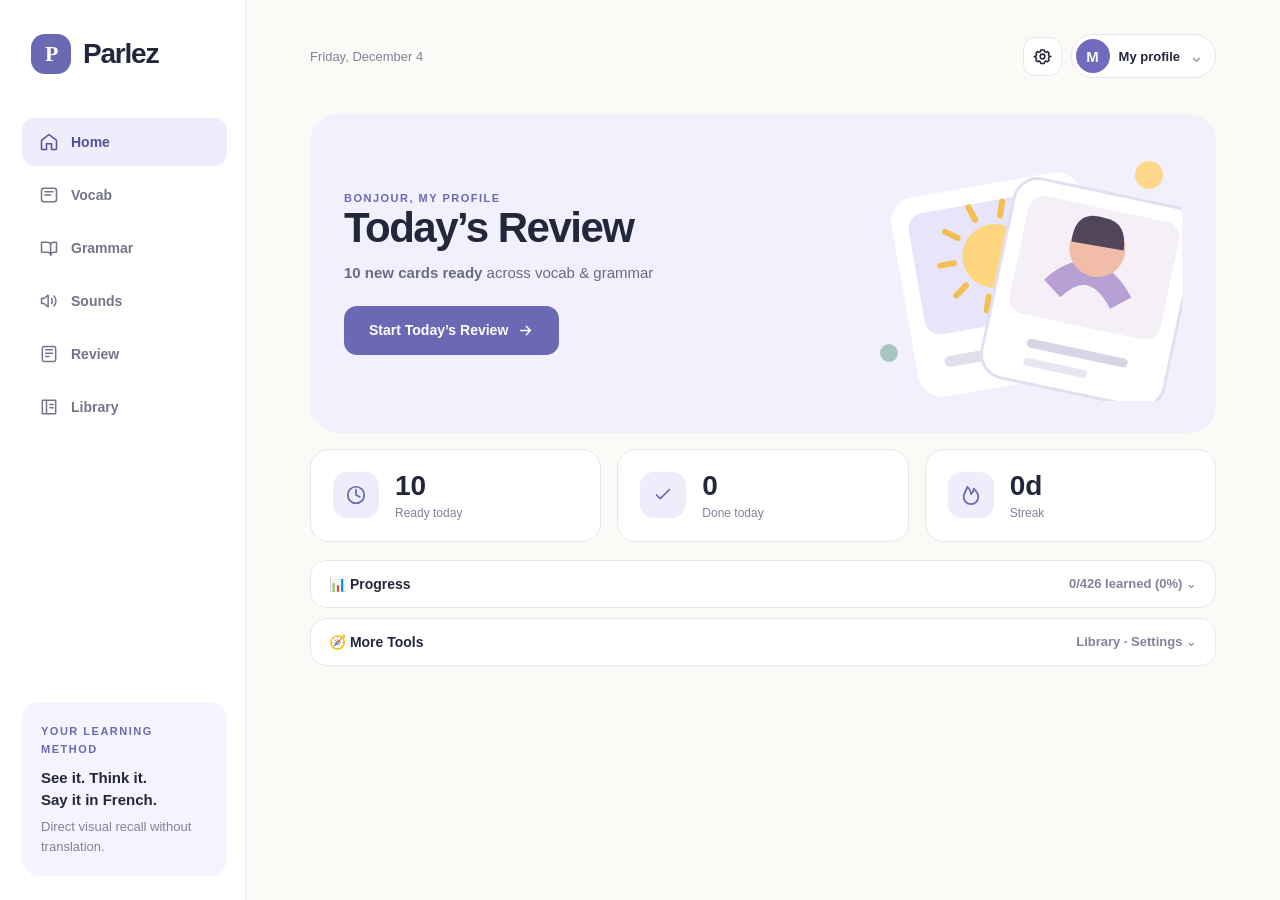
<file: public/index.html>
<!doctype html>
<html lang="en">
<head>
  <meta charset="UTF-8" />
  <meta name="viewport" content="width=device-width, initial-scale=1.0, viewport-fit=cover" />
  <meta name="theme-color" content="#fbfaf7" />
  <meta name="description" content="Learn to speak French from pictures, actions and real-life moments." />
  <meta name="apple-mobile-web-app-capable" content="yes" />
  <meta name="apple-mobile-web-app-status-bar-style" content="default" />
  <meta name="apple-mobile-web-app-title" content="Parlez" />
  <link rel="manifest" href="manifest.webmanifest" />
  <link rel="icon" type="image/svg+xml" href="assets/icon.svg" />
  <link rel="apple-touch-icon" href="assets/icon-apple.png" />
  <title>Parlez · See it. Say it.</title>
  <link rel="stylesheet" href="styles.css?v=37" />
  <script defer src="illustrations.js?v=37"></script>
  <script defer src="phonetics-dict.js?v=37"></script>
  <script defer src="cards-curriculum.js?v=37"></script>
  <script defer src="grammar-game.js?v=37"></script>
  <script defer src="verb-conjugations.js?v=37"></script>
  <script defer src="sentence-challenge.js?v=37"></script>
  <script defer src="pronunciation-trainer.js?v=37"></script>
  <script defer src="noun-gender.js?v=37"></script>
  <script defer src="grammar-tables.js?v=37"></script>
  <script defer src="app.js?v=37"></script>
</head>
<body>
  <div id="app"></div>
  <div id="toast" role="status" aria-live="polite"></div>
</body>
</html>
</file>
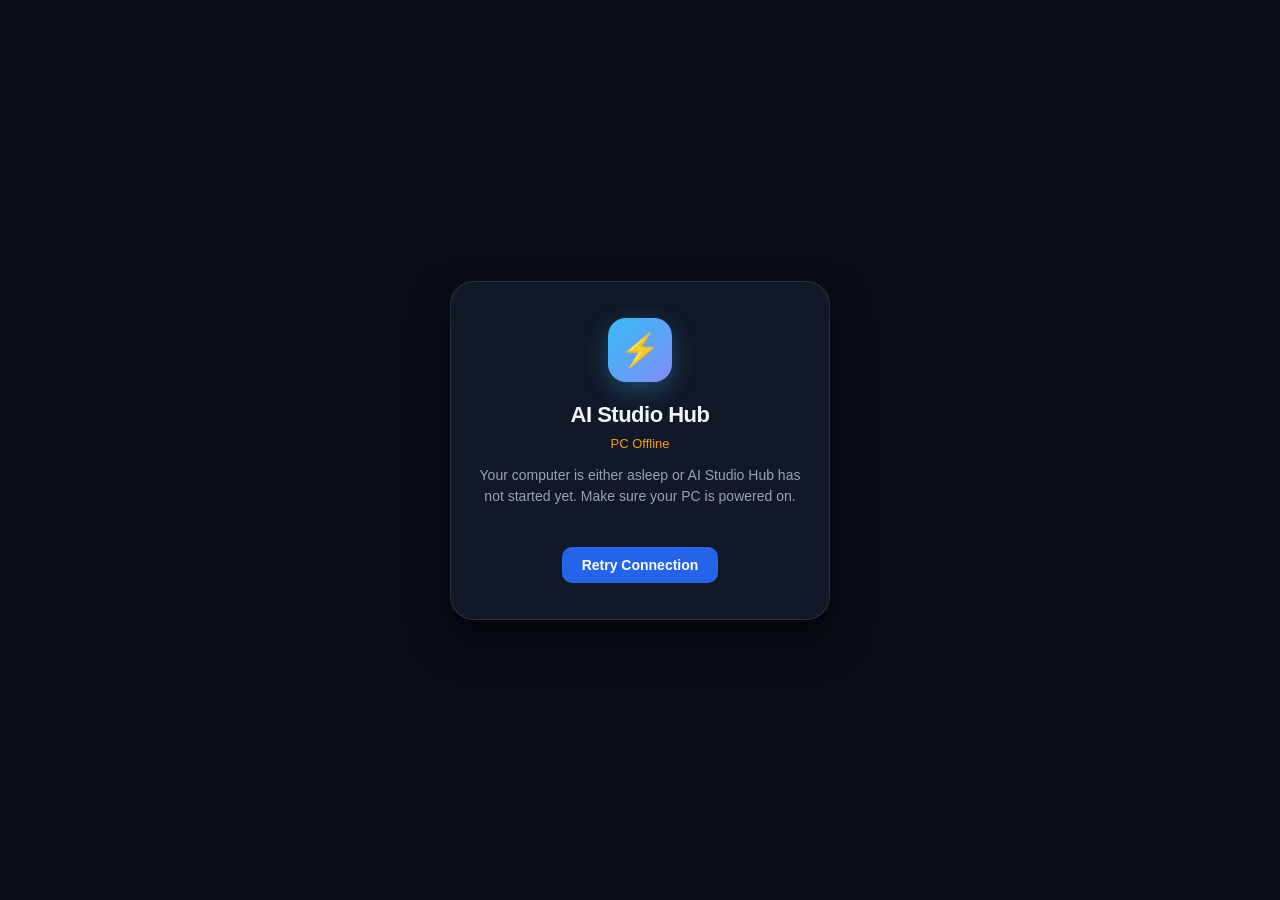
<file: public/hub.html>
<!DOCTYPE html>
<html lang="en">
<head>
  <meta charset="utf-8">
  <meta name="viewport" content="width=device-width, initial-scale=1, viewport-fit=cover">
  <title>⚡ AI Studio Hub</title>
  <meta name="theme-color" content="#090d16">
  <meta name="apple-mobile-web-app-capable" content="yes">
  <meta name="apple-mobile-web-app-status-bar-style" content="black-translucent">
  <meta name="apple-mobile-web-app-title" content="AI Hub">
  <style>
    * { box-sizing: border-box; }
    body {
      margin: 0;
      padding: 24px;
      font-family: -apple-system, BlinkMacSystemFont, "Segoe UI", Roboto, sans-serif;
      background: #090d16;
      color: #f1f5f9;
      display: flex;
      flex-direction: column;
      align-items: center;
      justify-content: center;
      min-height: 100vh;
      text-align: center;
    }
    .launcher-card {
      background: #111827;
      border: 1px solid rgba(255, 255, 255, 0.1);
      border-radius: 24px;
      padding: 36px 28px;
      max-width: 380px;
      width: 100%;
      box-shadow: 0 20px 40px rgba(0, 0, 0, 0.6);
    }
    .brand-icon {
      width: 64px;
      height: 64px;
      border-radius: 18px;
      background: linear-gradient(135deg, #38bdf8, #818cf8);
      display: inline-flex;
      align-items: center;
      justify-content: center;
      font-size: 32px;
      margin-bottom: 20px;
      box-shadow: 0 8px 24px rgba(56, 189, 248, 0.3);
    }
    h1 {
      margin: 0 0 8px 0;
      font-size: 22px;
      font-weight: 700;
      letter-spacing: -0.5px;
    }
    p {
      color: #94a3b8;
      font-size: 14px;
      line-height: 1.5;
      margin: 0 0 24px 0;
    }
    .spinner {
      width: 32px;
      height: 32px;
      border: 3px solid rgba(255, 255, 255, 0.12);
      border-top-color: #38bdf8;
      border-radius: 50%;
      animation: spin 0.8s linear infinite;
      margin: 0 auto 16px auto;
    }
    @keyframes spin { to { transform: rotate(360deg); } }
    .status-text {
      font-size: 13px;
      color: #38bdf8;
      font-weight: 500;
    }
    .retry-btn {
      display: none;
      margin-top: 16px;
      padding: 10px 20px;
      background: #2563eb;
      color: white;
      border: none;
      border-radius: 10px;
      font-weight: 600;
      font-size: 14px;
      cursor: pointer;
    }
  </style>
</head>
<body>
  <div class="launcher-card">
    <div class="brand-icon">⚡</div>
    <h1>AI Studio Hub</h1>
    <div id="spinner" class="spinner"></div>
    <div id="statusText" class="status-text">Connecting to your PC…</div>
    <p id="descText" style="margin-top:14px;">Routing you to your live agent workspace.</p>
    <button id="retryBtn" class="retry-btn" onclick="connect()">Retry Connection</button>
  </div>

  <script>
    async function connect() {
      const statusEl = document.getElementById('statusText');
      const descEl = document.getElementById('descText');
      const spinnerEl = document.getElementById('spinner');
      const retryBtn = document.getElementById('retryBtn');

      statusEl.textContent = 'Locating active tunnel…';
      spinnerEl.style.display = 'block';
      retryBtn.style.display = 'none';

      try {
        const res = await fetch('https://raw.githubusercontent.com/mojtabasafdarimm-maker/AI-Studio-Hub/main/public/active-tunnel.json?_t=' + Date.now());
        if (!res.ok) throw new Error('Could not fetch active tunnel descriptor');
        const data = await res.json();
        if (data && data.url) {
          statusEl.textContent = 'Connecting…';
          window.location.replace(data.url);
          return;
        }
        throw new Error('No active tunnel URL recorded yet');
      } catch (err) {
        spinnerEl.style.display = 'none';
        statusEl.textContent = 'PC Offline';
        statusEl.style.color = '#f59e0b';
        descEl.textContent = 'Your computer is either asleep or AI Studio Hub has not started yet. Make sure your PC is powered on.';
        retryBtn.style.display = 'inline-block';
        setTimeout(connect, 5000);
      }
    }
    connect();
  </script>
</body>
</html>
</file>
<file: public/styles.css>
:root{font-family:-apple-system,BlinkMacSystemFont,'Segoe UI',sans-serif;color:#22273b;background:#fbfaf7;font-synthesis:none;text-rendering:optimizeLegibility;-webkit-font-smoothing:antialiased;--ink:#25283a;--muted:#818399;--purple:#6a69b3;--purple-dark:#515097;--line:#e7e7eb;--surface:#fff;--cream:#fbfaf7;--lav:#efecfb}*{box-sizing:border-box}body{margin:0;min-height:100vh}button,input,textarea,select{font:inherit}button{cursor:pointer}button:disabled{opacity:.45;cursor:not-allowed}h1,h2,h3,p{margin-top:0}h1,h2,h3,.logo,.big-count{font-family:-apple-system,BlinkMacSystemFont,'Segoe UI',sans-serif}h1{font-size:clamp(29px,4vw,42px);letter-spacing:-1.5px;line-height:1.14;margin-bottom:12px;font-weight:700}h2{font-size:23px;letter-spacing:-.7px;margin:0 0 12px}h3{font-size:17px;letter-spacing:-.3px;margin-bottom:9px}.muted{color:var(--muted)}.small{font-size:13px}.tiny{font-size:11px}.eyebrow{font-weight:700;letter-spacing:1.5px;text-transform:uppercase;color:var(--purple);font-size:11px}.app-shell{display:flex;max-width:1600px;margin:0 auto;min-height:100vh}.side{width:246px;flex:none;padding:34px 18px 24px 22px;border-right:1px solid var(--line);display:flex;flex-direction:column;position:sticky;top:0;height:100vh;background:#fff}.logo{display:flex;align-items:center;gap:12px;font-weight:700;font-size:28px;letter-spacing:-1.2px;margin:0 9px 44px}.logo-mark{display:grid;place-items:center;width:40px;height:40px;border-radius:14px;background:var(--purple);color:#fff;font-family:Outfit;font-size:22px;font-weight:700}.side-nav{display:grid;gap:5px}.nav-btn{display:flex;align-items:center;gap:12px;border:0;background:none;color:#737588;border-radius:13px;padding:14px 17px;text-align:left;font-weight:600;font-size:14px;width:100%}.nav-btn svg{width:20px;height:20px;stroke-width:1.8}.nav-btn:hover{background:#f8f7fb}.nav-btn.active{background:#efedfb;color:var(--purple-dark)}.side-bottom{margin-top:auto;border-radius:18px;background:#f5f3fd;padding:19px}.side-bottom .small{line-height:1.55}.main{flex:1;min-width:0;padding:34px clamp(24px,5vw,78px) 85px;max-width:1250px}.topbar{display:flex;align-items:center;justify-content:space-between;gap:15px;margin-bottom:36px}.topbar .date{font-size:13px;color:var(--muted)}.top-actions{display:flex;align-items:center;gap:9px}.round-btn{width:39px;height:39px;border:1px solid var(--line);background:#fff;border-radius:12px;display:grid;place-items:center;color:var(--ink)}.round-btn:hover{border-color:#aaa6cf}.round-btn svg,.icon{width:19px;height:19px}.avatar{background:#e4e2fa;color:var(--purple-dark);font-size:13px;font-weight:700;width:38px;height:38px;border-radius:50%;display:grid;place-items:center}.hero{display:grid;grid-template-columns:1.2fr .8fr;gap:28px;align-items:center;background:#f2f0fd;border-radius:28px;padding:36px 38px;overflow:hidden;position:relative}.hero h1{max-width:430px}.hero p{max-width:440px;line-height:1.68;color:#676b83}.hero-illustration{min-height:230px;display:flex;align-items:center;justify-content:center}.hero-illustration svg{max-height:255px;width:100%}.btn{border:1px solid transparent;border-radius:13px;padding:12px 19px;display:inline-flex;gap:9px;align-items:center;justify-content:center;font-weight:700;font-size:14px;transition:transform .12s,background .12s}.btn:active{transform:scale(.98)}.btn svg{width:17px;height:17px}.btn-primary{color:#fff;background:var(--purple)}.btn-primary:hover{background:var(--purple-dark)}.btn-secondary{color:var(--purple-dark);background:#f1eefb}.btn-secondary:hover{background:#e6e2f8}.btn-white{color:#383b4b;background:#fff;border-color:#e9e8ee}.btn-white:hover{background:#f8f7fc}.btn-danger{background:#fff0f0;color:#aa414a}.btn-lg{padding:15px 24px}.btn-block{width:100%}.section-head{display:flex;justify-content:space-between;gap:15px;align-items:center;margin:34px 0 16px}.section-head h2{margin:0}.stats{display:grid;grid-template-columns:repeat(3,1fr);gap:16px;margin-top:27px}.stat{background:#fff;border:1px solid var(--line);border-radius:19px;padding:21px 22px;display:flex;align-items:center;gap:16px}.stat-icon{border-radius:14px;width:46px;height:46px;background:#efedfb;color:var(--purple);display:grid;place-items:center;flex:none}.stat-icon svg{width:22px;height:22px}.big-count{font-weight:700;font-size:28px;line-height:1.1;margin-bottom:4px}.stat-label{font-size:12px;color:var(--muted)}.panels{display:grid;grid-template-columns:1fr 1fr;gap:19px}.panel{background:#fff;border:1px solid var(--line);border-radius:22px;padding:24px;min-width:0}.topic-row{display:flex;align-items:center;gap:14px;padding:13px 0;border-bottom:1px solid #f0f0f2}.topic-row:last-child{border-bottom:0}.topic-icon{width:49px;height:49px;border-radius:13px;background:#f2f2fa;display:grid;place-items:center;font-size:25px}.topic-name{font-weight:700;font-size:14px}.progress-track{height:7px;border-radius:50px;background:#eeedf2;overflow:hidden;margin-top:8px}.progress-fill{height:100%;border-radius:50px;background:var(--purple)}.link{border:0;background:none;color:var(--purple-dark);font-weight:700;text-decoration:none;cursor:pointer}.link:hover{text-decoration:underline}.subline{color:#898b9e;margin-bottom:24px;line-height:1.6}.tabline{display:flex;gap:8px;flex-wrap:wrap;margin:0 0 20px}.chip{padding:9px 15px;border-radius:30px;border:1px solid #e4e2ec;background:#fff;color:#77788f;font-size:13px;font-weight:700;white-space:nowrap}.chip.active{background:#eceafb;color:var(--purple-dark);border-color:#dcd8f8}.review-layout{max-width:750px;margin:auto}.review-card{border-radius:25px;background:#fff;border:1px solid var(--line);padding:21px;box-shadow:0 18px 50px rgba(43,39,93,.045)}.review-scene{min-height:315px;border-radius:18px;background:#f7f5fc;display:flex;align-items:center;justify-content:center;overflow:hidden;position:relative}.review-scene svg{height:auto;max-height:340px;width:min(100%,550px)}.review-scene img{max-width:100%;max-height:420px;object-fit:contain;display:block}.review-scene .corner{position:absolute;top:14px;left:15px;background:#fff;border-radius:20px;padding:8px 13px;font-size:11px;color:#77788d;font-weight:700;box-shadow:0 2px 10px #0000000b}.review-eyebrow{text-align:center;margin:22px 0 12px}.reveal-button{margin-top:17px;width:100%}.hint-card{margin-top:14px;text-align:center;border:1px dashed #d9d6f0;background:#faf9ff;border-radius:15px;padding:15px;font-size:14px;color:#626481}.answer{margin-top:17px;border-radius:18px;background:#fbfaf7;padding:23px}.answer h2{font-size:31px;margin:0 0 9px;color:#3c3e5b}.answer .english{font-size:13px;color:#9292a1;margin:10px 0}.answer .example{padding-top:13px;border-top:1px solid #e9e7e2;margin-top:15px;font-size:14px;line-height:1.65}.answer .mini{color:#7d8090;font-size:12px;line-height:1.65}.answer-actions{display:flex;gap:8px;flex-wrap:wrap;margin-top:12px}.rating-row{display:grid;grid-template-columns:repeat(4,1fr);gap:10px;margin-top:15px}.rating-row button{display:grid;gap:4px;justify-items:center;font-size:13px}.rating-row span{font-size:11px;font-weight:400;opacity:.7}.review-top{display:flex;align-items:center;justify-content:space-between;margin-bottom:17px}.review-top h2{margin:0}.review-progress{height:6px;border-radius:12px;background:#ededf2;overflow:hidden;margin-bottom:22px}.review-progress>div{height:100%;background:var(--purple)}.review-mode{margin-left:auto}.empty{text-align:center;padding:45px 22px;border:1px dashed #dad7e9;border-radius:20px;background:#fff}.empty .empty-emoji{font-size:49px;margin-bottom:17px}.library-toolbar{display:flex;gap:11px;align-items:center;margin-bottom:20px;flex-wrap:wrap}.input,.select,.textarea{background:#fff;border:1px solid #dedde6;border-radius:12px;padding:12px 13px;outline:none;color:#34384b;font-size:14px;min-height:44px}.input:focus,.select:focus,.textarea:focus{border-color:#9591d4;box-shadow:0 0 0 3px #8c82e21a}.input{width:100%}.textarea{resize:vertical;min-height:90px}.select{min-width:120px}.search-box{flex:1;min-width:180px;position:relative}.search-box input{padding-left:40px}.search-box svg{position:absolute;left:13px;top:12px;color:#9395a6;width:18px;height:18px}.library-grid{display:grid;grid-template-columns:repeat(auto-fill,minmax(235px,1fr));gap:14px}.lib-card{border:1px solid var(--line);border-radius:18px;background:#fff;overflow:hidden;display:flex;flex-direction:column}.lib-scene{height:150px;background:#f5f3fc;display:grid;place-items:center;overflow:hidden}.lib-scene svg{width:100%;height:100%}.lib-scene img{height:100%;width:100%;object-fit:cover}.lib-content{padding:17px;flex:1;display:flex;flex-direction:column;gap:6px}.lib-content h3{font-size:17px;margin:5px 0 0}.lib-content p{font-size:12px;color:#8a8b9d;margin:0;line-height:1.4}.lib-footer{display:flex;justify-content:space-between;gap:8px;margin-top:auto;padding-top:15px}.meta{font-size:11px;color:var(--purple);background:#f0eefb;border-radius:30px;padding:5px 9px;font-weight:700;display:inline-block;align-self:flex-start}.field{display:grid;gap:6px;margin-bottom:13px}.field label{font-size:12px;color:#77788b;font-weight:700}.field small{font-size:11px;color:#9092a3}.field-row{display:grid;grid-template-columns:1fr 1fr;gap:12px}.modal-backdrop{position:fixed;inset:0;background:#25273f88;display:flex;align-items:center;justify-content:center;padding:16px;z-index:60}.modal{background:#fff;border-radius:22px;width:min(650px,100%);max-height:min(90vh,850px);overflow:auto;padding:27px;box-shadow:0 20px 80px #0c0c2640}.modal-header{display:flex;justify-content:space-between;align-items:center;margin-bottom:20px}.modal-header h2{margin:0}.image-chooser{display:grid;grid-template-columns:repeat(5,1fr);gap:9px;max-height:222px;overflow:auto;border:1px solid var(--line);padding:8px;border-radius:12px}.image-chooser button{border:2px solid transparent;border-radius:9px;overflow:hidden;background:#f5f3fd;min-width:0;padding:0;aspect-ratio:1.2}.image-chooser button.selected{border-color:var(--purple)}.image-chooser svg{width:100%;height:100%}.image-chooser button span{display:block;font-size:8px;white-space:nowrap;overflow:hidden;text-overflow:ellipsis;padding:2px}.mode-choice{display:flex;gap:10px;align-items:center;margin:15px 0 20px}.mode-choice label{font-size:13px;color:#818397}.exercise{display:grid;grid-template-columns:1fr 1fr;gap:20px}.exercise-card{background:#fff;border:1px solid var(--line);border-radius:18px;padding:21px}.exercise-card .review-scene{min-height:170px}.exercise-card .review-scene svg{max-height:180px}.exercise-card p{font-size:14px;line-height:1.55}.result{margin-top:12px;border-radius:12px;padding:13px;font-size:13px;line-height:1.55;background:#f2f0fb;color:#464778}.result.correct{background:#eaf7f2;color:#21715e}.result.incorrect{background:#fff0ec;color:#a34e41}.speaking-box{max-width:750px}.prompt-scene{max-height:290px;margin:0 0 20px}.prompt-scene svg{max-height:280px}.backdrop-tap{position:fixed;inset:0;z-index:59}.notice{display:flex;gap:11px;align-items:start;background:#f3f1fb;border:1px solid #e7e2fb;padding:15px;border-radius:14px;line-height:1.55;color:#676882;font-size:13px;margin:16px 0}.notice svg{flex:none;color:var(--purple)}.bottom-nav{display:none}.settings-grid{display:grid;grid-template-columns:1fr 1fr;gap:16px}.settings-grid .panel{min-height:200px}.settings-grid p{color:#7b7d90;font-size:13px;line-height:1.7}.timeline{display:flex;gap:9px;align-items:center}.timeline .node{width:28px;height:8px;background:#e5e3ee;border-radius:8px}.timeline .node.active{background:var(--purple)}.topbar .mobile-logo{display:none}#toast{position:fixed;bottom:25px;right:25px;z-index:90;background:#292c41;color:white;border-radius:13px;padding:14px 20px;font-size:13px;box-shadow:0 12px 45px #0003;opacity:0;transform:translateY(12px);pointer-events:none;transition:opacity .2s,transform .2s}#toast.visible{opacity:1;transform:translateY(0)}.mini-step{padding:5px 10px;background:#efedfb;color:#6464a1;border-radius:30px;font-size:11px;font-weight:700}.select-sm{max-width:185px}.divider{height:1px;background:var(--line);margin:22px 0}.mt{margin-top:18px}.mb{margin-bottom:20px}.header-desc{max-width:640px;color:#8a8b9c;font-size:14px;line-height:1.65}.hover-card:hover{border-color:#c9c5e8}.badge-green{background:#eaf5ec;color:#49885e}.badge-rose{background:#fff0e6;color:#b77b55}.sr-only{position:absolute;width:1px;height:1px;overflow:hidden;clip:rect(0,0,0,0)}
@media(max-width:1100px){.main{padding:30px 32px 90px}.side{width:211px}.stats{gap:10px}.stat{padding:17px 14px}.hero{padding:29px}.hero-illustration{min-height:190px}}
@media(max-width:800px){.side{display:none}.main{padding:18px 20px 102px;width:100%;max-width:none}.topbar{margin-bottom:26px}.topbar .mobile-logo{display:flex;align-items:center;gap:9px;font-size:22px;font-weight:700;letter-spacing:-.8px}.topbar .mobile-logo .logo-mark{width:33px;height:33px;border-radius:11px;font-size:20px}.topbar .date{display:none}.bottom-nav{display:grid;grid-template-columns:repeat(5,1fr);position:fixed;bottom:0;left:0;right:0;z-index:35;background:#fff;border-top:1px solid #e9e8ef;padding:9px 8px max(10px,env(safe-area-inset-bottom));box-shadow:0 -4px 20px #3b3a6a05}.bottom-nav button{background:none;border:0;display:grid;justify-items:center;gap:3px;color:#999aab;font-size:10px;padding:6px 0;font-weight:700}.bottom-nav button svg{width:21px;height:21px;stroke-width:1.7}.bottom-nav button.active{color:var(--purple)}.hero{grid-template-columns:1fr 150px;padding:25px;gap:4px}.hero-illustration{min-height:150px}.hero-illustration svg{max-height:160px}.hero h1{font-size:31px}.hero p{font-size:13px}.section-head{margin-top:26px}.panels{gap:12px}.stats{grid-template-columns:repeat(3,1fr)}.stat{gap:10px}.stat-icon{display:none}}
@media(max-width:570px){.main{padding:18px 15px 100px}.hero{display:block;padding:24px;min-height:260px}.hero h1{max-width:260px;font-size:33px}.hero p{max-width:250px;margin-bottom:18px}.hero-illustration{position:absolute;right:-31px;bottom:4px;width:190px;opacity:.25;pointer-events:none}.hero .btn{position:relative;z-index:2}.stats{gap:9px;margin-top:16px}.stat{padding:17px 11px;flex-direction:column;align-items:flex-start}.big-count{font-size:25px}.stat-label{font-size:10px}.panels,.exercise,.settings-grid{grid-template-columns:1fr}.panel{padding:19px}.review-card{padding:13px}.review-scene{min-height:205px}.review-scene svg{max-height:215px}.rating-row{gap:5px}.rating-row button{font-size:11px;padding:11px 3px}.review-top{flex-wrap:wrap;gap:9px}.field-row{grid-template-columns:1fr}.modal{padding:20px;max-height:90vh}.image-chooser{grid-template-columns:repeat(4,1fr)}.lib-scene{height:130px}.library-grid{grid-template-columns:repeat(2,minmax(0,1fr));gap:9px}.lib-content{padding:12px}.lib-content h3{font-size:14px}.lib-footer .btn{padding:9px}.section-head h2{font-size:20px}.topbar{margin-bottom:22px}.select-sm{max-width:155px}.library-toolbar{gap:8px}}


/* Household study profiles — intentionally local to this browser */
.profile-switch{display:flex;align-items:center;gap:9px;min-height:43px;padding:4px 11px 4px 4px;background:#fff;border:1px solid var(--line);border-radius:24px;color:var(--ink);font-weight:700;font-size:13px;max-width:185px;transition:background .15s,border-color .15s}
.profile-switch:hover,.profile-switch:focus-visible{background:#f6f3fe;border-color:#a9a4d7}
.profile-bubble{display:grid;place-items:center;width:34px;height:34px;flex:none;border-radius:50%;color:#fff;font-size:15px;font-weight:750;text-shadow:0 1px 1px #0002}
.profile-bubble.large{width:52px;height:52px;font-size:22px}
.profile-title{overflow:hidden;white-space:nowrap;text-overflow:ellipsis}
.profile-down{font-size:18px;color:#9b9bad;font-weight:500}
.profile-dialog{width:min(740px,100%)}
.profile-dialog .modal-header{gap:12px}
.profile-dialog .modal-header h2{font-size:26px}
.profile-list{display:grid;gap:12px;margin:22px 0}
.profile-row{display:flex;align-items:center;gap:13px;background:#fff;border:1px solid #e8e6ed;border-radius:16px;padding:14px}
.profile-row.current{border-color:#b4addf;background:#fbfaff}
.profile-row-main{flex:1;min-width:0}
.profile-row-main label{display:block;margin-bottom:5px}
.profile-row-actions{display:flex;align-items:center;gap:6px;flex-wrap:wrap}
.profile-row-actions .btn{padding:9px 11px;font-size:12px;min-height:37px}
.profile-add{background:#f7f5fc;padding:19px;border-radius:17px;margin-top:19px}
.profile-add>label{display:block;font-size:13px;font-weight:700;margin-bottom:10px}
.profile-add-controls{display:flex;gap:10px;align-items:center}
.profile-add-controls input{flex:1;min-width:0}
.profile-notice{margin-bottom:0}
@media(max-width:650px){
.profile-title{max-width:96px}
.profile-switch{max-width:150px}
.profile-row{flex-wrap:wrap;gap:11px}
.profile-row-main{flex:1 1 calc(100% - 77px)}
.profile-row-actions{width:100%;padding-left:0;justify-content:flex-start}
.profile-row-actions .btn{min-height:38px}
.profile-add-controls{flex-wrap:wrap}
.profile-add-controls .btn{width:100%}
.profile-dialog{padding:21px}
}
@media(max-width:370px){.profile-switch{max-width:108px;gap:4px;padding-right:7px}.profile-title{max-width:43px}.profile-bubble{width:31px;height:31px}}


/* Vocabulary review: picture, French, meaning, and a short example. */
.simple-review-actions{display:flex;justify-content:center;margin-top:17px}
.simple-review-actions .btn{min-height:48px;width:100%}
.rating-title{text-align:center;margin:19px 0 10px}
.review-footnote{text-align:center;margin-top:17px}
.english-front{font-size:29px;font-weight:700;text-align:center;padding:30px}
.answer .english{display:block;margin:10px 0 16px;font-size:18px;color:#57546b}
.example p,.vocab-example p{margin:8px 0;line-height:1.55}
.example-meaning{color:#747184;font-size:14px}
.example-phonetic{color:#706bbc;font-size:13.5px;font-family:ui-monospace,SFMono-Regular,Menlo,Monaco,Consolas,monospace;letter-spacing:.2px;margin:3px 0 5px!important;font-weight:600;background:#f4f1fc;display:inline-block;padding:3px 8px;border-radius:6px;line-height:1.4}
.drill-sentence-phonetic{color:#706bbc;font-size:13.5px;font-family:ui-monospace,SFMono-Regular,Menlo,Monaco,Consolas,monospace;letter-spacing:.2px;margin:4px 0 4px!important;font-weight:600;background:#f4f1fc;display:inline-block;padding:3px 8px;border-radius:6px;line-height:1.4}
.vocab-example{border-top:1px solid #ebe8f0;margin-top:14px;padding-top:8px}
.vocab-deck-grid{display:grid;grid-template-columns:repeat(auto-fill,minmax(280px,1fr));gap:16px;margin-top:16px}
.vocab-deck-card{display:flex;flex-direction:column;justify-content:space-between;transition:transform .15s ease,border-color .15s ease}
.vocab-deck-card:hover{border-color:var(--purple);transform:translateY(-2px)}
.vocab-note{background:#f6f3fc;border-left:3px solid var(--purple);padding:8px 12px;border-radius:6px;margin-top:12px}
/* Verb game: one scene and one decision per round. */
.grammar-game{max-width:680px;margin:0 auto}
.game-heading h1{font-size:30px;margin-bottom:16px}
.game-heading .tabline{margin-bottom:20px}
.game-intro,.game-card{border:1px solid var(--line);border-radius:23px;background:#fff;padding:22px}
.game-intro h2{margin:15px 0 8px;font-size:27px}
.game-intro>p{color:var(--muted);line-height:1.5;font-size:14px}
.game-preview,.game-art{background:#f4f0fc;border-radius:17px;overflow:hidden;display:flex;justify-content:center}
.game-preview svg{height:205px;width:100%}
.game-art svg{height:170px;width:100%}
.game-forms{display:flex;flex-wrap:wrap;gap:7px;margin:20px 0 24px}
.game-forms span{font-size:12px;padding:7px 10px;border-radius:20px;background:#f0edf8;color:#69628c}
.game-round{display:flex;justify-content:space-between;margin-bottom:12px;font-weight:700;font-size:13px;color:#77718c}
.grammar-game .review-progress{margin-bottom:15px}
.game-time{color:#655b91;font-size:13px;font-weight:750;margin-top:18px}
.game-time span{font-weight:500;color:#858093}
.game-prompt{font-size:24px;line-height:1.3;margin:9px 0 0;overflow-wrap:anywhere}
.game-task{font-size:12px;color:#858093;margin:14px 0 10px}
.game-options{display:grid;gap:9px}
.game-option{background:#faf9fd;border:1px solid #e1ddec;color:#3b3851;border-radius:13px;padding:15px 16px;text-align:left;font-size:16px;line-height:1.4;min-height:52px;width:100%;overflow-wrap:anywhere}
.game-option:hover:not(:disabled),.game-tile:hover:not(:disabled){background:#eee9fc;border-color:#aca0d0}
.game-option.is-correct{background:#e9f6ef;border-color:#7eb99e;color:#23654d}
.game-option.is-wrong{background:#fff0ea;border-color:#d6a188;color:#904f34}
.game-option:disabled{opacity:1;cursor:default}
.game-build{display:flex;align-items:center;flex-wrap:wrap;gap:7px;padding:12px;border:1px dashed #c9c1df;border-radius:14px;min-height:75px;background:#faf8ff;margin-bottom:12px;font-size:13px}
.game-tiles{display:flex;flex-wrap:wrap;gap:8px;margin-bottom:17px}
.game-tile{border:1px solid #ded8ea;border-radius:11px;padding:11px 13px;min-height:44px;background:#fff;color:#49425f;font-size:15px}
.game-tile.selected{background:#ebe5fb;border-color:#c7b9e7}
.game-tiles .game-tile:disabled{opacity:.3}
.grammar-game button:focus-visible{outline:3px solid #a191d7;outline-offset:3px}
.grammar-game .btn:disabled{opacity:.45;cursor:default}
.game-feedback{border-radius:14px;padding:16px;margin-top:16px;scroll-margin-bottom:110px;font-size:14px;line-height:1.5}
.game-feedback.correct{background:#eaf6ef;color:#28614c}
.game-feedback.incorrect{background:#fff4e9;color:#7d5534}
.game-feedback p{margin:7px 0}
.game-feedback p[lang="fr"]{font-weight:700;font-size:17px}
.game-feedback .small{font-size:12px}
.game-next{margin-top:14px;min-height:48px}
.game-finish{text-align:center;padding-top:32px}
.game-trophy{font-size:52px}
.game-score{font-size:65px;font-weight:800;color:var(--purple);margin-top:20px}
.game-score span{font-size:23px;font-weight:500;color:#9b95ad}
.game-finish .btn{margin-top:24px}
@media(max-width:430px){.game-intro,.game-card{padding:16px}.game-heading h1{font-size:27px}.game-art svg{height:145px}.game-prompt{font-size:22px}.game-option{font-size:15px;padding:13px}.game-time{font-size:12px}.game-tile{font-size:14px;padding:10px 11px}}
@media(max-width:480px){
  .review-scene{min-height:190px}.review-scene svg{max-height:200px}
  .review-card.revealed .review-scene{min-height:95px;max-height:95px}
  .review-card.revealed .review-scene svg{max-height:85px}
  .review-card.revealed .answer h2{font-size:20px;margin:5px 0 2px}
  .review-card.revealed .answer .english{margin-bottom:4px;font-size:14px}
  .review-card.revealed .answer .example{margin-top:4px;padding:6px 10px;font-size:13px}
  .review-card.revealed .vocab-note{margin-top:4px;padding:5px 8px}
  .review-card.revealed .rating-title{margin-top:6px}
  .review-card.revealed .rating-row{gap:4px;margin-top:4px}
}
@media(max-width:380px){.review-card{padding:13px}.review-scene{min-height:180px}.review-scene svg{max-height:190px}.rating-row{grid-template-columns:repeat(2,1fr)}}

/* Conjugation Drills & Paradigm Guide */
.drill-page{max-width:680px;margin:0 auto}
.drill-controls-panel{background:var(--card,#fff);border:1px solid #e3dff0;border-radius:14px;padding:10px 12px}
.drill-selector-row{display:flex;gap:8px;align-items:flex-end;flex-wrap:wrap}
.drill-field-verb{margin-bottom:0;flex:3;min-width:130px}
.drill-field-pronoun{margin-bottom:0;flex:2;min-width:90px}
.drill-selector-row select.select{width:100%;min-width:0}
.drill-card{border:1px solid #e3dff0;box-shadow:0 4px 18px rgba(0,0,0,0.04)}
.drill-card-header{display:flex;align-items:center;gap:8px;margin-bottom:6px;flex-wrap:wrap}
.drill-sentence-box{background:#fbf9f5;border:1.5px solid #e5dfd5;border-radius:14px;padding:12px 14px;text-align:center;margin:12px 0 8px}
.drill-sentence-box.revealed{background:#f6f3fc;border-color:#d1c8ea}
.drill-verb-infinitive-pill{font-size:11.5px;color:var(--muted,#7c758d);text-transform:uppercase;letter-spacing:0.05em;margin-bottom:6px}
.drill-sentence{font-size:18.5px;font-weight:600;line-height:1.45;color:var(--text,#2d263b);margin:0 0 4px}
.drill-sentence-english{font-size:13.5px;color:var(--muted,#7c758d);margin:0}
.drill-highlight{color:#5d4ea8;font-weight:800;text-decoration:underline;text-decoration-color:#8a7bbd;text-underline-offset:4px}
.drill-audio-actions{display:flex;gap:8px;justify-content:center;flex-wrap:wrap;margin:8px 0 12px}
.drill-paradigm-card{background:#fff;border:1px solid #ded8ea;border-radius:14px;padding:12px 14px;margin:10px 0 12px;box-shadow:0 2px 10px rgba(0,0,0,0.03)}
.drill-paradigm-header{display:flex;justify-content:space-between;align-items:center;margin-bottom:8px;padding-bottom:6px;border-bottom:1px solid #eee9f5}
.drill-paradigm-grid{display:grid;grid-template-columns:repeat(2,1fr);gap:8px}
.drill-paradigm-row{display:flex;align-items:center;justify-content:space-between;padding:6px 10px;background:#fbfaf7;border:1px solid #ebe6f2;border-radius:8px;font-size:13.5px}
.drill-paradigm-row.active-target-row{background:#efeafb;border:2px solid #706bbc;font-weight:700}
.drill-pronoun{color:#6a617a;font-weight:500}
.drill-verb-form{color:#2d263b;font-weight:700;margin:0 8px}
.drill-rule-footer{margin-top:8px;padding:7px 10px;background:#fef8eb;border-left:3px solid #e6b361;border-radius:6px;font-size:12px;color:#5c4524;line-height:1.45}
.drill-action-row{display:flex;gap:8px;flex-wrap:wrap;margin-top:10px}
.drill-action-row .btn{flex:1;min-width:105px}
@media(max-width:480px){
  .drill-card .review-scene{min-height:135px;max-height:145px}
  .drill-card .review-scene svg{max-height:140px}
  .drill-card.revealed .review-scene{min-height:75px;max-height:75px}
  .drill-card.revealed .review-scene svg{max-height:70px}
  .drill-sentence-box{padding:10px 12px;margin:8px 0 6px}
  .drill-sentence{font-size:17px;margin-bottom:2px}
  .drill-audio-actions{margin:6px 0 8px}
  .drill-paradigm-card{padding:10px 12px;margin:8px 0 10px}
  .drill-paradigm-grid{grid-template-columns:1fr 1fr;gap:5px}
  .drill-paradigm-row{padding:5px 8px;font-size:12.5px}
  .drill-action-row{margin-top:8px}
}
@media(max-width:380px){
  .drill-field-verb, .drill-field-pronoun{min-width:100%}
}
@media(max-width:350px){
  .drill-paradigm-grid{grid-template-columns:1fr}
}

/* Quiet flashcard presentation mode */
.quiet-card {
  padding: 18px 20px 20px;
}
.quiet-card-top {
  display: flex;
  justify-content: space-between;
  align-items: center;
  margin-bottom: 14px;
}
.quiet-dots-btn {
  width: 36px;
  height: 36px;
  border-radius: 50%;
  border: 1px solid var(--line, #e7e7eb);
  background: #fff;
  display: inline-flex;
  align-items: center;
  justify-content: center;
  color: var(--muted, #818399);
  cursor: pointer;
  transition: all 0.15s ease;
}
.quiet-dots-btn:hover {
  background: #f7f5fd;
  color: var(--purple-dark, #515097);
  border-color: #dcd8f8;
}
.card-corner-dots {
  position: absolute;
  top: 12px;
  right: 12px;
  z-index: 5;
  background: rgba(255, 255, 255, 0.9);
  backdrop-filter: blur(4px);
  box-shadow: 0 2px 8px rgba(0,0,0,0.08);
}
.quiet-delete-btn {
  width: 28px;
  height: 28px;
  border-radius: 50%;
  border: 1px solid var(--line, #e7e7eb);
  background: rgba(255, 255, 255, 0.88);
  display: inline-flex;
  align-items: center;
  justify-content: center;
  color: #9ca3af;
  cursor: pointer;
  padding: 0;
  transition: all 0.15s ease;
}
.quiet-delete-btn svg {
  width: 13px;
  height: 13px;
}
.quiet-delete-btn:hover {
  background: #fef2f2;
  color: #dc2626;
  border-color: #fecaca;
}
.card-corner-delete {
  position: absolute;
  bottom: 10px;
  right: 10px;
  z-index: 5;
  opacity: 0.78;
  backdrop-filter: blur(4px);
  box-shadow: 0 1px 4px rgba(0,0,0,0.06);
}
.card-corner-delete:hover {
  opacity: 1;
}
.quiet-answer-section {
  text-align: center;
  margin: 10px 0 16px;
  padding: 16px 14px;
  background: #fdfcf9;
  border: 1px solid #eeebe2;
  border-radius: 16px;
}

.word-phonetic {
  color: var(--purple, #706bbc);
  font-size: 14.5px;
  font-family: ui-monospace, SFMono-Regular, Menlo, Monaco, Consolas, monospace;
  letter-spacing: 0.25px;
  margin: 3px 0 8px !important;
  font-weight: 600;
  background: #f4f1fc;
  display: inline-block;
  padding: 3px 10px;
  border-radius: 6px;
  line-height: 1.4;
}

.quiet-french-word {
  font-size: 30px;
  font-weight: 700;
  color: var(--ink, #25283a);
  letter-spacing: -0.5px;
  margin: 0 0 6px;
  line-height: 1.2;
}
.quiet-english-meaning {
  font-size: 16px;
  color: var(--muted, #747184);
  font-weight: 500;
  margin-bottom: 12px;
}
.quiet-audio-row {
  display: flex;
  justify-content: center;
}
.quiet-example-section {
  background: #f8f6fd;
  border: 1px solid #e7e3f6;
  border-radius: 14px;
  padding: 13px 15px;
  margin-bottom: 16px;
  text-align: left;
}
.quiet-example-french-row {
  display: flex;
  align-items: flex-start;
  justify-content: space-between;
  gap: 10px;
}
.quiet-example-french {
  font-size: 16px;
  font-weight: 600;
  color: var(--ink, #25283a);
  margin: 0;
  line-height: 1.45;
}
.quiet-listen-sub {
  width: 32px;
  height: 32px;
  border-radius: 50%;
  background: #fff;
  border: 1px solid #dcd8f8;
  color: var(--purple, #6a69b3);
  display: inline-flex;
  align-items: center;
  justify-content: center;
  flex-shrink: 0;
  cursor: pointer;
  transition: all 0.15s ease;
}
.quiet-listen-sub:hover {
  background: var(--purple, #6a69b3);
  color: #fff;
}
.quiet-example-meaning {
  font-size: 13.5px;
  color: var(--muted, #747184);
  margin: 4px 0 0;
  line-height: 1.4;
}

/* Card Details Modal (opened from 3-dot button) */
.card-details-modal {
  width: min(560px, 100%);
  padding: 22px;
}
.card-details-scene {
  min-height: 180px;
  max-height: 230px;
  border-radius: 16px;
  background: #f7f5fc;
  display: flex;
  align-items: center;
  justify-content: center;
  overflow: hidden;
  margin: 14px 0 16px;
}
.card-details-scene svg {
  max-height: 210px;
  width: 100%;
}
.card-details-scene img {
  max-height: 220px;
  max-width: 100%;
  object-fit: contain;
}
.card-details-content {
  display: flex;
  flex-direction: column;
  gap: 12px;
}
.card-details-row {
  display: flex;
  justify-content: space-between;
  align-items: center;
  padding: 10px 14px;
  background: #fbfaf7;
  border: 1px solid #ece8df;
  border-radius: 12px;
}
.card-details-box {
  padding: 12px 14px;
  background: #f8f6fd;
  border: 1px solid #e7e3f6;
  border-radius: 12px;
}
.card-details-box.note-box {
  background: #fcfbfa;
  border-left: 3px solid var(--purple, #6a69b3);
  border-color: #ded8ea #ded8ea #ded8ea var(--purple, #6a69b3);
}
.card-details-example-fr {
  display: flex;
  justify-content: space-between;
  align-items: center;
  gap: 8px;
  font-size: 16px;
  font-weight: 600;
  color: var(--ink, #25283a);
  margin-top: 4px;
}

@media(max-width: 430px) {
  .quiet-card {
    padding: 14px 14px 16px;
  }
  .quiet-french-word {
    font-size: 26px;
  }
  .quiet-english-meaning {
    font-size: 15px;
    margin-bottom: 8px;
  }
  .quiet-answer-section {
    padding: 12px 10px;
    margin: 8px 0 12px;
  }
  .quiet-example-section {
    padding: 10px 12px;
    margin-bottom: 12px;
  }
  .quiet-example-french {
    font-size: 15px;
  }
  .card-details-modal {
    padding: 16px;
  }
  .card-details-scene {
    min-height: 150px;
    max-height: 180px;
  }
}
@media(max-width: 340px) {
  .quiet-card {
    padding: 11px 10px 13px;
  }
  .quiet-french-word {
    font-size: 22px;
  }
}



/* Scientific SRS memory status badges & deck indicators */
.mem-badge {
  font-size: 11px;
  font-weight: 700;
  padding: 3px 8px;
  border-radius: 20px;
  display: inline-flex;
  align-items: center;
  gap: 4px;
  line-height: 1.3;
}
.badge-new {
  background: #efeafb;
  color: #5d4ea8;
  border: 1px solid #ded8ea;
}
.badge-learning {
  background: #fef3c7;
  color: #92400e;
  border: 1px solid #fde68a;
}
.badge-due {
  background: #eff6ff;
  color: #1e40af;
  border: 1px solid #bfdbfe;
}
.badge-scheduled {
  background: #ecfdf5;
  color: #065f46;
  border: 1px solid #a7f3d0;
}
.badge-mastered {
  background: #f5f3ff;
  color: #6b21a8;
  border: 1px solid #ddd6fe;
}
.card-corner-mem {
  position: absolute;
  top: 14px;
  right: 56px;
  z-index: 5;
  box-shadow: 0 2px 6px rgba(0,0,0,0.06);
}
.mem-pill {
  font-size: 10.5px;
  font-weight: 700;
  padding: 3px 8px;
  border-radius: 20px;
  display: inline-block;
  white-space: nowrap;
}
.pill-due {
  background: #fee2e2;
  color: #991b1b;
  border: 1px solid #fecaca;
}
.pill-new {
  background: #eff6ff;
  color: #1e40af;
  border: 1px solid #dbeafe;
}
.pill-caughtup {
  background: #ecfdf5;
  color: #065f46;
  border: 1px solid #a7f3d0;
}

/* French Sounds & Pronunciation Lab styles */
.v-mark {
  display: inline-block;
  padding: 0 3px;
  border-radius: 4px;
  font-weight: 700;
  transition: background 0.15s;
}
.v-ou { background: #e0f2fe; color: #0284c7; }
.v-u { background: #ccfbf1; color: #0d9488; }
.v-oi { background: #fef3c7; color: #d97706; }
.v-ui { background: #ede9fe; color: #7c3aed; }
.v-o { background: #ffedd5; color: #ea580c; }
.v-eu { background: #fdf4ff; color: #c026d3; }
.v-ai { background: #f1f5f9; color: #475569; }
.v-on { background: #fae8ff; color: #a21caf; }
.v-an { background: #ffe4e6; color: #e11d48; }
.v-in { background: #dcfce7; color: #16a34a; }

.silent-char {
  opacity: 0.38;
  text-decoration: underline dotted #94a3b8;
  font-style: italic;
}

.liaison-badge {
  display: inline-flex;
  align-items: center;
  background: #eef2ff;
  color: #4f46e5;
  border-radius: 6px;
  padding: 1px 5px;
  font-size: 11px;
  font-weight: 700;
  margin: 0 3px;
  vertical-align: middle;
  box-shadow: 0 1px 2px rgba(0,0,0,0.05);
}

.pron-decoder-accordion {
  margin-top: 14px;
  border: 1px solid #e2e0ed;
  border-radius: 14px;
  background: #faf9fd;
  overflow: hidden;
  text-align: left;
}
.decoder-summary {
  padding: 9px 13px;
  font-size: 12.5px;
  font-weight: 600;
  color: #515097;
  cursor: pointer;
  user-select: none;
  display: flex;
  align-items: center;
  justify-content: space-between;
}
.decoder-summary:hover {
  background: #f3f0fb;
}
.decoder-content {
  padding: 12px 14px;
  font-size: 13.5px;
  line-height: 1.6;
  border-top: 1px solid #ece9f5;
}
.decoder-sentence-row {
  margin-bottom: 8px;
  font-size: 15px;
  font-weight: 600;
  line-height: 1.5;
}
.decoder-legend {
  display: flex;
  flex-wrap: wrap;
  gap: 6px;
  margin-top: 10px;
  padding-top: 8px;
  border-top: 1px dashed #e2e0ed;
  font-size: 11.5px;
  color: var(--muted);
}

.sounds-lab-page {
  max-width: 800px;
  margin: 0 auto;
}
.sound-lab-card {
  background: #fff;
  border: 1px solid var(--line);
  border-radius: 24px;
  padding: 28px;
  box-shadow: 0 4px 16px rgba(0,0,0,0.02);
}
.sound-intro-card {
  text-align: center;
  padding: 40px 24px;
}
.sound-finish-card {
  text-align: center;
  padding: 36px 24px;
}
.sound-lab-hero-icon {
  font-size: 54px;
  margin-bottom: 12px;
}
.sound-badges-row {
  display: flex;
  gap: 8px;
  justify-content: center;
  flex-wrap: wrap;
  margin: 16px 0;
}
.sound-badge {
  background: #efedfb;
  color: var(--purple-dark);
  padding: 4px 10px;
  border-radius: 20px;
  font-size: 12px;
  font-weight: 700;
}
.sound-lab-header {
  display: flex;
  justify-content: space-between;
  align-items: center;
}
.sound-question-prompt {
  font-size: 20px;
  font-weight: 700;
  margin: 16px 0 14px;
  letter-spacing: -0.4px;
}
.sound-audio-controls {
  display: flex;
  gap: 10px;
  margin-bottom: 20px;
}
.sound-audio-controls .btn {
  flex: 1;
  min-height: 48px;
  font-size: 15px;
}
.slow-btn {
  background: #fefce8;
  border-color: #fde047;
  color: #854d0e;
}
.slow-btn:hover {
  background: #fef9c3;
}
.sound-options-grid {
  display: grid;
  gap: 12px;
  margin-bottom: 18px;
}
.sound-option-btn {
  display: flex;
  align-items: center;
  gap: 14px;
  background: #fff;
  border: 2px solid var(--line);
  border-radius: 16px;
  padding: 16px 18px;
  font-size: 16px;
  font-weight: 600;
  text-align: left;
  transition: all 0.15s;
}
.sound-option-btn:hover {
  border-color: var(--purple);
  background: #fdfcff;
}
.sound-option-btn .opt-label {
  width: 30px;
  height: 30px;
  border-radius: 10px;
  background: #f1effa;
  color: var(--purple);
  display: grid;
  place-items: center;
  font-weight: 700;
  font-size: 14px;
  flex: none;
}
.sound-option-btn.is-correct {
  border-color: #22c55e;
  background: #f0fdf4;
  color: #166534;
}
.sound-option-btn.is-correct .opt-label {
  background: #22c55e;
  color: #fff;
}
.sound-option-btn.is-wrong {
  border-color: #ef4444;
  background: #fef2f2;
  color: #991b1b;
}
.sound-option-btn.is-wrong .opt-label {
  background: #ef4444;
  color: #fff;
}
.sound-feedback-box {
  border-radius: 18px;
  padding: 18px;
  margin-top: 16px;
  animation: slideDown 0.2s ease-out;
}
.sound-feedback-box.correct {
  background: #f0fdf4;
  border: 1px solid #bbf7d0;
  color: #166534;
}
.sound-feedback-box.incorrect {
  background: #fffbeb;
  border: 1px solid #fef08a;
  color: #854d0e;
}
.sound-feedback-title {
  font-weight: 700;
  font-size: 16px;
  margin-bottom: 6px;
}
.sound-feedback-rule {
  margin: 0 0 8px;
  font-size: 14px;
  line-height: 1.5;
}
.sound-mouth-tip {
  background: rgba(255,255,255,0.7);
  border-radius: 10px;
  padding: 8px 12px;
  font-size: 13px;
  line-height: 1.45;
  margin-top: 8px;
}
.sound-finish-score {
  font-size: 48px;
  font-weight: 800;
  color: var(--purple);
  margin: 12px 0 6px;
}
.sound-finish-score span {
  font-size: 24px;
  color: var(--muted);
  font-weight: 600;
}
.sound-legend-bar {
  background: #fff;
  border: 1px solid var(--line);
  border-radius: 16px;
  padding: 14px 18px;
  margin-bottom: 20px;
}
.legend-tags {
  display: flex;
  flex-wrap: wrap;
  gap: 7px;
  margin-top: 8px;
}
.sound-rule-card {
  background: #fff;
  border: 1px solid var(--line);
  border-radius: 20px;
  padding: 22px;
  margin-bottom: 18px;
}
.sound-rule-head {
  display: flex;
  align-items: center;
  gap: 10px;
  margin-bottom: 6px;
}
.sound-rule-head h3 {
  margin: 0;
  font-size: 18px;
}
.sound-rule-summary {
  color: var(--muted);
  font-size: 13.5px;
  margin: 0 0 16px;
  line-height: 1.5;
}
.sound-rule-items {
  display: grid;
  gap: 12px;
}
.sound-item-row {
  display: grid;
  grid-template-columns: 140px 1fr;
  gap: 16px;
  background: #faf9fd;
  border-radius: 14px;
  padding: 14px 16px;
  align-items: center;
}
@media (max-width: 600px) {
  .sound-item-row {
    grid-template-columns: 1fr;
    gap: 8px;
  }
}
.sound-item-symbol {
  display: flex;
  flex-direction: column;
  gap: 4px;
}
.sym-box {
  font-size: 16px;
  font-weight: 700;
  color: var(--purple-dark);
}
.ipa-box {
  font-size: 13px;
  color: var(--muted);
  font-family: monospace;
}
.sound-item-cue {
  font-size: 13px;
  font-weight: 600;
  color: var(--ink);
  margin-bottom: 6px;
}
.sound-examples-chips {
  display: flex;
  flex-wrap: wrap;
  gap: 6px;
}
.sound-chip-btn {
  border: 1px solid var(--line);
  background: #fff;
  border-radius: 8px;
  padding: 5px 10px;
  font-size: 13px;
  display: inline-flex;
  align-items: center;
  gap: 6px;
  cursor: pointer;
  transition: background 0.12s;
}
.sound-chip-btn:hover {
  background: #f1effb;
  border-color: var(--purple);
}
.sound-trap-note {
  font-size: 12px;
  color: #b45309;
  margin-top: 6px;
}
.workout-prompt-box {
  background: #f9f8fe;
  border-radius: 18px;
  padding: 24px;
  text-align: center;
  margin: 18px 0;
  border: 1px solid #ebe8f8;
}
.workout-instruction {
  font-size: 12px;
  font-weight: 700;
  text-transform: uppercase;
  letter-spacing: 1px;
  color: var(--purple);
  display: block;
  margin-bottom: 12px;
}
.workout-target-sentence {
  font-size: 24px;
  font-weight: 700;
  line-height: 1.4;
  color: var(--ink);
  margin-bottom: 8px;
}
.workout-meaning {
  font-size: 15px;
  color: var(--muted);
}
.workout-breakdown-box {
  animation: slideDown 0.2s ease-out;
  margin-top: 20px;
}
.workout-audio-row {
  display: flex;
  gap: 10px;
  margin-bottom: 16px;
}
.workout-audio-row .btn {
  flex: 1;
}
.workout-coaching-box {
  background: #f0fdf4;
  border: 1px solid #bbf7d0;
  border-radius: 14px;
  padding: 14px 16px;
  margin-bottom: 14px;
}
.coaching-title {
  font-weight: 700;
  font-size: 14px;
  color: #166534;
  margin-bottom: 4px;
}
.coaching-text {
  margin: 0;
  font-size: 13.5px;
  line-height: 1.5;
  color: #14532d;
}
.workout-keys-row {
  display: flex;
  flex-wrap: wrap;
  gap: 6px;
  margin-bottom: 20px;
}
.workout-key-tag {
  background: #e0e7ff;
  color: #3730a3;
  padding: 4px 10px;
  border-radius: 12px;
  font-size: 12px;
  font-weight: 600;
}
.workout-rating-bar {
  border-top: 1px solid var(--line);
  padding-top: 16px;
}

/* Visual Noun Gender Cues (♂ un/le vs ♀ une/la) */
.gender-pill {
  display: inline-flex;
  align-items: center;
  gap: 4px;
  font-size: 11px;
  font-weight: 700;
  padding: 3px 9px;
  border-radius: 20px;
  white-space: nowrap;
  letter-spacing: 0.1px;
}
.gender-pill-m {
  background: #dbeafe;
  color: #1d4ed8;
  border: 1px solid #bfdbfe;
}
.gender-pill-f {
  background: #ffe4e6;
  color: #be123c;
  border: 1px solid #fecdd3;
}
.gender-pill-mf {
  background: linear-gradient(90deg, #dbeafe 0%, #ffe4e6 100%);
  color: #4338ca;
  border: 1px solid #c7d2fe;
}

.gender-art {
  display: inline-block;
  padding: 0 7px;
  border-radius: 8px;
  font-weight: 800;
  margin-right: 1px;
}
.gender-art-m {
  background: #dbeafe;
  color: #1d4ed8;
  border-bottom: 2.5px solid #2563eb;
}
.gender-art-f {
  background: #ffe4e6;
  color: #be123c;
  border-bottom: 2.5px solid #e11d48;
}
.gender-art-mf {
  background: #ede9fe;
  color: #6d28d9;
  border-bottom: 2.5px solid #7c3aed;
}

.gender-inline-m {
  color: #1d4ed8;
  font-weight: 700;
  text-decoration: underline;
  text-decoration-color: #93c5fd;
  text-decoration-thickness: 2px;
  text-underline-offset: 3px;
}
.gender-inline-f {
  color: #be123c;
  font-weight: 700;
  text-decoration: underline;
  text-decoration-color: #fda4af;
  text-decoration-thickness: 2px;
  text-underline-offset: 3px;
}

.quiet-card.revealed.gender-card-m,
.gender-reflex-card.gender-card-m {
  border-top: 4px solid #3b82f6;
  background: linear-gradient(180deg, #f4f8ff 0%, #ffffff 76px);
}
.quiet-card.revealed.gender-card-f,
.gender-reflex-card.gender-card-f {
  border-top: 4px solid #f43f5e;
  background: linear-gradient(180deg, #fff5f7 0%, #ffffff 76px);
}
.quiet-card.revealed.gender-card-mf {
  border-top: 4px solid #8b5cf6;
  background: linear-gradient(180deg, #f7f5ff 0%, #ffffff 76px);
}

.gender-front-prompt {
  position: absolute;
  bottom: 12px;
  left: 12px;
  z-index: 4;
  background: rgba(255, 255, 255, 0.92);
  backdrop-filter: blur(4px);
  border: 1px solid #e4e2ee;
  border-radius: 20px;
  padding: 4px 10px;
  font-size: 11px;
  font-weight: 700;
  box-shadow: 0 2px 6px rgba(0, 0, 0, 0.05);
  display: inline-flex;
  align-items: center;
  gap: 5px;
}
.gender-front-prompt .gf-m { color: #1d4ed8; }
.gender-front-prompt .gf-f { color: #be123c; }
.gender-front-prompt .gf-sep { color: #94a3b8; font-weight: 500; }

.gender-filter-bar {
  display: flex;
  flex-wrap: wrap;
  gap: 8px;
  margin: 12px 0 18px;
  align-items: center;
}
.gender-filter-btn {
  border: 1px solid var(--line);
  background: #fff;
  border-radius: 20px;
  padding: 7px 13px;
  font-size: 12.5px;
  font-weight: 700;
  display: inline-flex;
  align-items: center;
  gap: 6px;
  color: var(--ink);
  transition: all 0.14s;
}
.gender-filter-btn:hover {
  border-color: #a9a4d7;
  background: #faf9fe;
}
.gender-filter-btn.active {
  background: var(--purple);
  color: #fff;
  border-color: var(--purple);
}
.gender-filter-btn.gf-btn-m.active {
  background: #1d4ed8;
  border-color: #1d4ed8;
  color: #fff;
}
.gender-filter-btn.gf-btn-f.active {
  background: #be123c;
  border-color: #be123c;
  color: #fff;
}
.gender-filter-btn.gf-btn-reflex {
  background: linear-gradient(90deg, #eff6ff 0%, #fff1f2 100%);
  border-color: #cbd5e1;
  color: #312e81;
}
.gender-filter-btn.gf-btn-reflex.active {
  background: linear-gradient(90deg, #1d4ed8 0%, #be123c 100%);
  color: #fff;
  border-color: transparent;
}

.gender-reflex-prompt-area {
  padding: 18px 8px 6px;
  text-align: center;
}
.gender-reflex-word {
  font-size: clamp(24px, 5vw, 32px);
  font-weight: 800;
  letter-spacing: -0.6px;
  margin-bottom: 18px;
  color: var(--ink);
}
.gender-blank-slot {
  display: inline-block;
  min-width: 52px;
  padding: 2px 10px;
  border-radius: 10px;
  border: 2px dashed #94a3b8;
  background: #f8fafc;
  color: #64748b;
  margin-right: 4px;
}
.gender-choice-grid {
  display: grid;
  grid-template-columns: 1fr 1fr;
  gap: 12px;
  margin-bottom: 14px;
}
.gender-choice-btn {
  display: flex;
  align-items: center;
  justify-content: center;
  gap: 10px;
  padding: 14px 12px;
  border-radius: 16px;
  border: 2px solid transparent;
  text-align: left;
  transition: transform 0.12s, box-shadow 0.12s;
}
.gender-choice-btn.choice-m {
  background: #eff6ff;
  border-color: #bfdbfe;
  color: #1e40af;
}
.gender-choice-btn.choice-m:hover:not(:disabled) {
  background: #dbeafe;
  border-color: #3b82f6;
}
.gender-choice-btn.choice-f {
  background: #fff1f2;
  border-color: #fecdd3;
  color: #9f1239;
}
.gender-choice-btn.choice-f:hover:not(:disabled) {
  background: #ffe4e6;
  border-color: #f43f5e;
}
.gender-choice-btn .gc-symbol {
  font-size: 24px;
  font-weight: 800;
}
.gender-choice-btn .gc-main {
  font-size: 16px;
  font-weight: 800;
  line-height: 1.15;
}
.gender-choice-btn .gc-sub {
  font-size: 11.5px;
  opacity: 0.85;
  font-weight: 600;
}
.gender-choice-btn.is-correct {
  box-shadow: 0 0 0 3px #22c55e;
}
.gender-choice-btn.is-wrong {
  opacity: 0.55;
  border-color: #ef4444;
}
.gender-feedback-banner {
  text-align: left;
  border-radius: 14px;
  padding: 14px 16px;
  margin-top: 12px;
  background: #f8fafc;
  border: 1px solid #e2e8f0;
}
.gender-feedback-banner.is-correct {
  background: #f0fdf4;
  border-color: #bbf7d0;
  color: #14532d;
}
.gender-feedback-banner.is-wrong {
  background: #fffbeb;
  border-color: #fde68a;
  color: #78350f;
}
.gender-details-box.gender-pill-m {
  background: #f5f9ff;
  border: 1px solid #bfdbfe;
}
.gender-details-box.gender-pill-f {
  background: #fff5f7;
  border: 1px solid #fecdd3;
}
.gender-details-box.gender-pill-mf {
  background: #f8f5ff;
  border: 1px solid #ddd6fe;
}


/* 1-Tap Front English Prompt Peek & Mixed Prompt Banner */
.front-peek-row {
  display: flex;
  justify-content: center;
  margin-top: 12px;
}
.btn-peek-prompt {
  background: #f8f7fc;
  color: #555273;
  border: 1px dashed #cbc6e2;
  border-radius: 999px;
  padding: 7px 15px;
  font-size: 13px;
  font-weight: 600;
  display: inline-flex;
  align-items: center;
  gap: 6px;
  transition: background 0.15s ease, border-color 0.15s ease, color 0.15s ease;
}
.btn-peek-prompt:hover {
  background: #efecfb;
  border-color: var(--purple);
  color: var(--purple-dark);
}
.front-english-banner {
  margin-top: 12px;
  padding: 10px 14px;
  border-radius: 13px;
  background: #f5f3fd;
  border: 1px solid #dcd6f7;
  color: #2c2742;
  font-size: 15px;
  line-height: 1.45;
  text-align: center;
}
.front-english-label {
  font-size: 12px;
  font-weight: 700;
  text-transform: uppercase;
  letter-spacing: 0.5px;
  color: var(--purple-dark);
  margin-right: 4px;
}
@media (max-width: 430px) {
  .front-peek-row { margin-top: 10px; }
  .front-english-banner { margin-top: 10px; padding: 9px 12px; font-size: 14px; }
  .simple-review-actions { margin-top: 11px; }
}

/* Audio playback indicator & haptic pulse */
.audio-playing {
  animation: audio-pulse 0.7s ease-in-out infinite alternate !important;
  box-shadow: 0 0 0 3px rgba(106, 105, 179, 0.35) !important;
  border-color: var(--purple, #6a69b3) !important;
}
@keyframes audio-pulse {
  from { transform: scale(1); }
  to { transform: scale(1.04); }
}
@keyframes fadeIn {
  from { opacity: 0; transform: translateY(6px); }
  to { opacity: 1; transform: translateY(0); }
}

/* Minimalistic Home Page & Collapsible Dropdowns */
.home-minimal-hero {
  padding: 32px 34px;
  min-height: auto !important;
}
.home-minimal-hero h1 {
  margin-bottom: 8px;
}
.home-summary-line {
  margin: 0 0 20px !important;
  font-size: 15px;
  color: #545770;
}
.home-primary-cta {
  display: flex;
  flex-wrap: wrap;
  gap: 10px;
}
.home-secondary-hint {
  margin-top: 10px;
  position: relative;
  z-index: 2;
}
.gflash-scene .card-corner-mem {
  right: 12px;
}
.gflash-scene .corner {
  max-width: calc(100% - 175px);
  white-space: nowrap;
  overflow: hidden;
  text-overflow: ellipsis;
}
.home-stats-compact {
  margin-top: 16px;
}
.home-dropdowns {
  display: grid;
  gap: 10px;
  margin-top: 18px;
}
.home-dropdown {
  background: #fff;
  border: 1px solid var(--line);
  border-radius: 16px;
  overflow: hidden;
}
.home-dropdown-summary {
  list-style: none;
  cursor: pointer;
  padding: 15px 18px;
  display: flex;
  align-items: center;
  justify-content: space-between;
  gap: 10px;
  font-weight: 700;
  font-size: 14px;
  color: var(--ink);
  user-select: none;
}
.home-dropdown-summary > span:last-child {
  white-space: nowrap;
  flex-shrink: 0;
}
.home-dropdown-summary::-webkit-details-marker {
  display: none;
}
.home-dropdown-summary:hover {
  background: #faf9fd;
}
.home-dropdown[open] .home-dropdown-summary {
  border-bottom: 1px solid #f0eff5;
}
.home-dropdown-body {
  padding: 14px 18px 18px;
}
.home-mastery-pills {
  display: flex;
  flex-wrap: wrap;
  gap: 8px;
  margin-bottom: 10px;
}
.home-tools-list {
  display: grid;
  gap: 6px;
  padding: 10px 12px;
}
.home-tool-row {
  display: flex;
  align-items: center;
  justify-content: space-between;
  gap: 10px;
  width: 100%;
  padding: 12px 12px;
  border: 0;
  border-radius: 12px;
  background: #faf9fd;
  color: var(--ink);
  font-weight: 600;
  font-size: 14px;
  text-align: left;
}
.home-tool-row span:first-child {
  display: inline-flex;
  align-items: center;
  gap: 10px;
}
.home-tool-row svg {
  width: 18px;
  height: 18px;
  color: var(--purple);
}
.home-tool-row:hover {
  background: #efecfb;
}
@media (max-width: 570px) {
  .home-minimal-hero {
    padding: 22px 20px !important;
  }
  .home-minimal-hero .btn-lg {
    width: 100%;
  }
  .home-dropdown-summary {
    padding: 14px 15px;
    font-size: 13.5px;
  }
}

/* ==========================================================================
   Grammar Reference Tables & Structured Study Guides (No Flashcards)
   ========================================================================== */
.grammar-tables-wrap {
  width: 100%;
  max-width: 1100px;
  margin: 0 auto;
}
.gt-header {
  margin-bottom: 20px;
}
.gt-nav-tabs {
  display: flex;
  flex-wrap: wrap;
  gap: 6px;
}
.gt-card {
  background: #fff;
  border: 1px solid var(--line, #e7e7eb);
  border-radius: 20px;
  padding: 24px;
  margin-bottom: 24px;
  box-shadow: 0 4px 18px rgba(34, 39, 59, 0.04);
}
.gt-card-header {
  display: flex;
  justify-content: space-between;
  align-items: center;
  flex-wrap: wrap;
  gap: 10px;
  margin-bottom: 8px;
}
.gt-card-title {
  font-size: 22px;
  font-weight: 700;
  margin: 4px 0 0;
  letter-spacing: -0.5px;
  color: var(--ink, #22273b);
}
.gt-desc {
  font-size: 14px;
  color: #5d6076;
  line-height: 1.6;
  margin-bottom: 16px;
}
.gt-pill {
  display: inline-block;
  font-size: 11px;
  font-weight: 700;
  padding: 4px 10px;
  border-radius: 20px;
  text-transform: uppercase;
  letter-spacing: 0.5px;
}
.gt-pill-green {
  background: #eaf7f2;
  color: #1a6f59;
}
.gt-pill-purple {
  background: #efedfb;
  color: var(--purple-dark, #515097);
}
.gt-pill-rose {
  background: #fdf0f0;
  color: #b43d48;
}
.gt-pill-blue {
  background: #e8f3fe;
  color: #1e5fa8;
}
.gt-pill-orange {
  background: #fff3e6;
  color: #b26017;
}
.gt-tag {
  display: inline-block;
  background: #f0edf9;
  color: var(--purple-dark, #515097);
  font-family: ui-monospace, SFMono-Regular, Menlo, Monaco, Consolas, monospace;
  font-weight: 700;
  padding: 2px 7px;
  border-radius: 6px;
  font-size: 12.5px;
}
.gt-tag-sm {
  font-size: 11px;
  background: #f3f3f6;
  color: #5a5d72;
  padding: 2px 6px;
  border-radius: 6px;
}
.gt-mini-tag {
  font-size: 11px;
  font-weight: 700;
  text-transform: uppercase;
  color: var(--purple, #6a69b3);
  letter-spacing: 0.5px;
}
.gt-notice {
  display: flex;
  gap: 12px;
  align-items: flex-start;
  border-radius: 14px;
  padding: 14px 16px;
  font-size: 13px;
  line-height: 1.55;
  margin: 14px 0;
}
.gt-notice svg {
  width: 20px;
  height: 20px;
  flex: none;
  margin-top: 1px;
}
.gt-notice-warn {
  background: #fffcf2;
  border: 1px solid #f6e6bd;
  color: #835c12;
}
.gt-notice-warn svg {
  color: #b87b10;
}
.gt-notice-info {
  background: #f2f7fd;
  border: 1px solid #d5e5f8;
  color: #23589c;
}
.gt-notice-info svg {
  color: #2b70c9;
}
.gt-nuances-grid {
  display: grid;
  grid-template-columns: repeat(auto-fit, minmax(240px, 1fr));
  gap: 12px;
  margin: 14px 0 18px;
}
.gt-nuance-box {
  background: #fbfaf7;
  border: 1px solid #eceae2;
  border-radius: 12px;
  padding: 12px 14px;
  font-size: 13px;
  line-height: 1.5;
}
.gt-nuance-box p {
  margin: 6px 0 0;
}
.gt-verb-block {
  background: #fff;
  border: 1px solid #ecebf2;
  border-radius: 16px;
  padding: 16px;
  margin: 16px 0;
}
.gt-verb-head {
  display: flex;
  justify-content: space-between;
  align-items: center;
  flex-wrap: wrap;
  gap: 10px;
  margin-bottom: 12px;
}
.gt-verb-infinitive {
  font-size: 20px;
  font-weight: 700;
  margin: 0;
  text-transform: capitalize;
  color: var(--ink, #22273b);
}
.gt-table-responsive,
.gt-table-container {
  overflow-x: auto;
  -webkit-overflow-scrolling: touch;
  width: 100%;
  max-width: 100%;
  border-radius: 12px;
  border: 1px solid #e9e8f0;
}
.gt-table {
  width: 100%;
  border-collapse: collapse;
  font-size: 13.5px;
  text-align: left;
  background: #fff;
  min-width: 540px;
}
.gt-table th {
  background: #f7f6fc;
  color: #606277;
  font-weight: 700;
  font-size: 12px;
  padding: 10px 12px;
  border-bottom: 1px solid #e6e5ee;
  white-space: nowrap;
}
.gt-table td {
  padding: 10px 12px;
  border-bottom: 1px solid #f0eff6;
  vertical-align: middle;
  color: #2a2d40;
}
.gt-table tr:last-child td {
  border-bottom: 0;
}
.gt-table tr:hover td {
  background: #faf9fd;
}
.gt-row-highlight td {
  background: #f3f0fb !important;
  font-weight: 600;
}
.gt-accent-verb {
  font-weight: 700;
  color: var(--purple-dark, #515097);
  font-size: 14px;
}
.gt-sentence-fr {
  font-weight: 600;
  color: #22263a;
  line-height: 1.4;
}
.gt-sentence-en {
  font-size: 12px;
  color: #7f8197;
  margin-top: 2px;
}
.gt-listen-btn {
  padding: 6px 11px;
  font-size: 12px;
  border-radius: 10px;
  gap: 6px;
  white-space: nowrap;
}
.gt-formula-badge {
  display: inline-block;
  background: #2a2d42;
  color: #fff;
  padding: 8px 14px;
  border-radius: 10px;
  font-size: 13px;
  font-weight: 600;
  line-height: 1.45;
}
.gt-subcard {
  background: #faf9fd;
  border: 1px solid #e7e5f4;
  border-radius: 16px;
  padding: 18px;
  margin: 16px 0;
}
.gt-subcard-header {
  display: flex;
  justify-content: space-between;
  align-items: center;
  flex-wrap: wrap;
  gap: 10px;
}
.gt-timeline-box {
  display: flex;
  align-items: center;
  justify-content: space-between;
  background: #f4f3fa;
  border: 1px solid #e3e0f0;
  border-radius: 14px;
  padding: 14px 18px;
  margin: 16px 0;
  overflow-x: auto;
  gap: 10px;
}
.gt-timeline-step {
  display: flex;
  flex-direction: column;
  align-items: center;
  text-align: center;
  font-size: 12px;
  min-width: 90px;
}
.gt-timeline-dot {
  width: 12px;
  height: 12px;
  border-radius: 50%;
  background: #c6c4db;
  margin-bottom: 4px;
}
.gt-timeline-step.active .gt-timeline-dot {
  background: var(--purple, #6a69b3);
}
.gt-timeline-step.recent .gt-timeline-dot {
  background: #2583af;
}
.gt-timeline-arrow {
  color: #a4a5bd;
  font-weight: 700;
  font-size: 14px;
}
.gt-accord-badge {
  display: inline-block;
  font-size: 11px;
  font-weight: 700;
  padding: 3px 8px;
  border-radius: 12px;
  background: #edf0f5;
  color: #474b62;
  margin-right: 4px;
}
.gt-accord-fem {
  background: #fbebf2;
  color: #a82e66;
}
.gt-accord-plur {
  background: #ebf3fb;
  color: #2563a6;
}
.gt-accord-femplur {
  background: #f5e8fb;
  color: #7f2ea8;
}
.gt-weather-grid {
  display: grid;
  grid-template-columns: repeat(auto-fill, minmax(220px, 1fr));
  gap: 10px;
}
.gt-weather-tile {
  background: #fff;
  border: 1px solid #ecebf3;
  border-radius: 12px;
  padding: 12px 14px;
}
.gt-rules-grid {
  display: grid;
  grid-template-columns: repeat(auto-fit, minmax(180px, 1fr));
  gap: 10px;
}
.gt-rule-tile {
  background: #fff;
  border: 1px solid #e8e7f1;
  border-radius: 12px;
  padding: 12px 14px;
  font-size: 12.5px;
}
.gt-rule-tile strong {
  display: block;
  margin-bottom: 6px;
  color: var(--purple-dark, #515097);
}
.gt-rule-tile p {
  margin: 0;
  line-height: 1.5;
  color: #53566d;
}
.gt-subject-chips {
  display: flex;
  flex-wrap: wrap;
  gap: 6px;
  margin: 14px 0 16px;
  align-items: center;
}
.gt-spotlight-card {
  background: #fbfaff;
  border: 2px solid #dedbf5;
  border-radius: 18px;
  padding: 22px;
  margin: 16px 0;
}
.gt-spotlight-header {
  display: flex;
  justify-content: space-between;
  align-items: center;
  flex-wrap: wrap;
  gap: 10px;
  border-bottom: 1px solid #eae8f7;
  padding-bottom: 14px;
  margin-bottom: 16px;
}
.gt-spotlight-badge {
  width: 48px;
  height: 48px;
  border-radius: 14px;
  background: var(--purple, #6a69b3);
  color: #fff;
  font-size: 20px;
  font-weight: 700;
  display: grid;
  place-items: center;
}
.gt-spotlight-grid {
  display: grid;
  grid-template-columns: repeat(auto-fit, minmax(220px, 1fr));
  gap: 12px;
  margin-bottom: 16px;
}
.gt-spotlight-field {
  background: #fff;
  border: 1px solid #eceaf6;
  border-radius: 12px;
  padding: 12px 14px;
}
.gt-field-label {
  font-size: 11px;
  font-weight: 700;
  text-transform: uppercase;
  color: #87899e;
  letter-spacing: 0.5px;
  display: block;
  margin-bottom: 6px;
}
.gt-field-val {
  font-size: 13.5px;
  line-height: 1.5;
  color: #282b3d;
}
.gt-sentences-list {
  display: grid;
  gap: 8px;
}
.gt-sentence-row {
  display: flex;
  justify-content: space-between;
  align-items: center;
  gap: 12px;
  background: #fff;
  border: 1px solid #edeaf7;
  border-radius: 12px;
  padding: 12px 14px;
}

@media (max-width: 600px) {
  .gt-card {
    padding: 16px;
    border-radius: 16px;
  }
  .gt-spotlight-card {
    padding: 16px;
  }
  .gt-timeline-box {
    padding: 10px 12px;
  }
  .gt-table {
    font-size: 12.5px;
  }
  .gt-table th,
  .gt-table td {
    padding: 8px 9px;
  }
  .gt-listen-btn span {
    display: none;
  }
  .gt-sentence-row {
    flex-direction: column;
    align-items: flex-start;
    gap: 8px;
  }
  .gt-sentence-row button {
    align-self: flex-end;
  }
}
</file>
